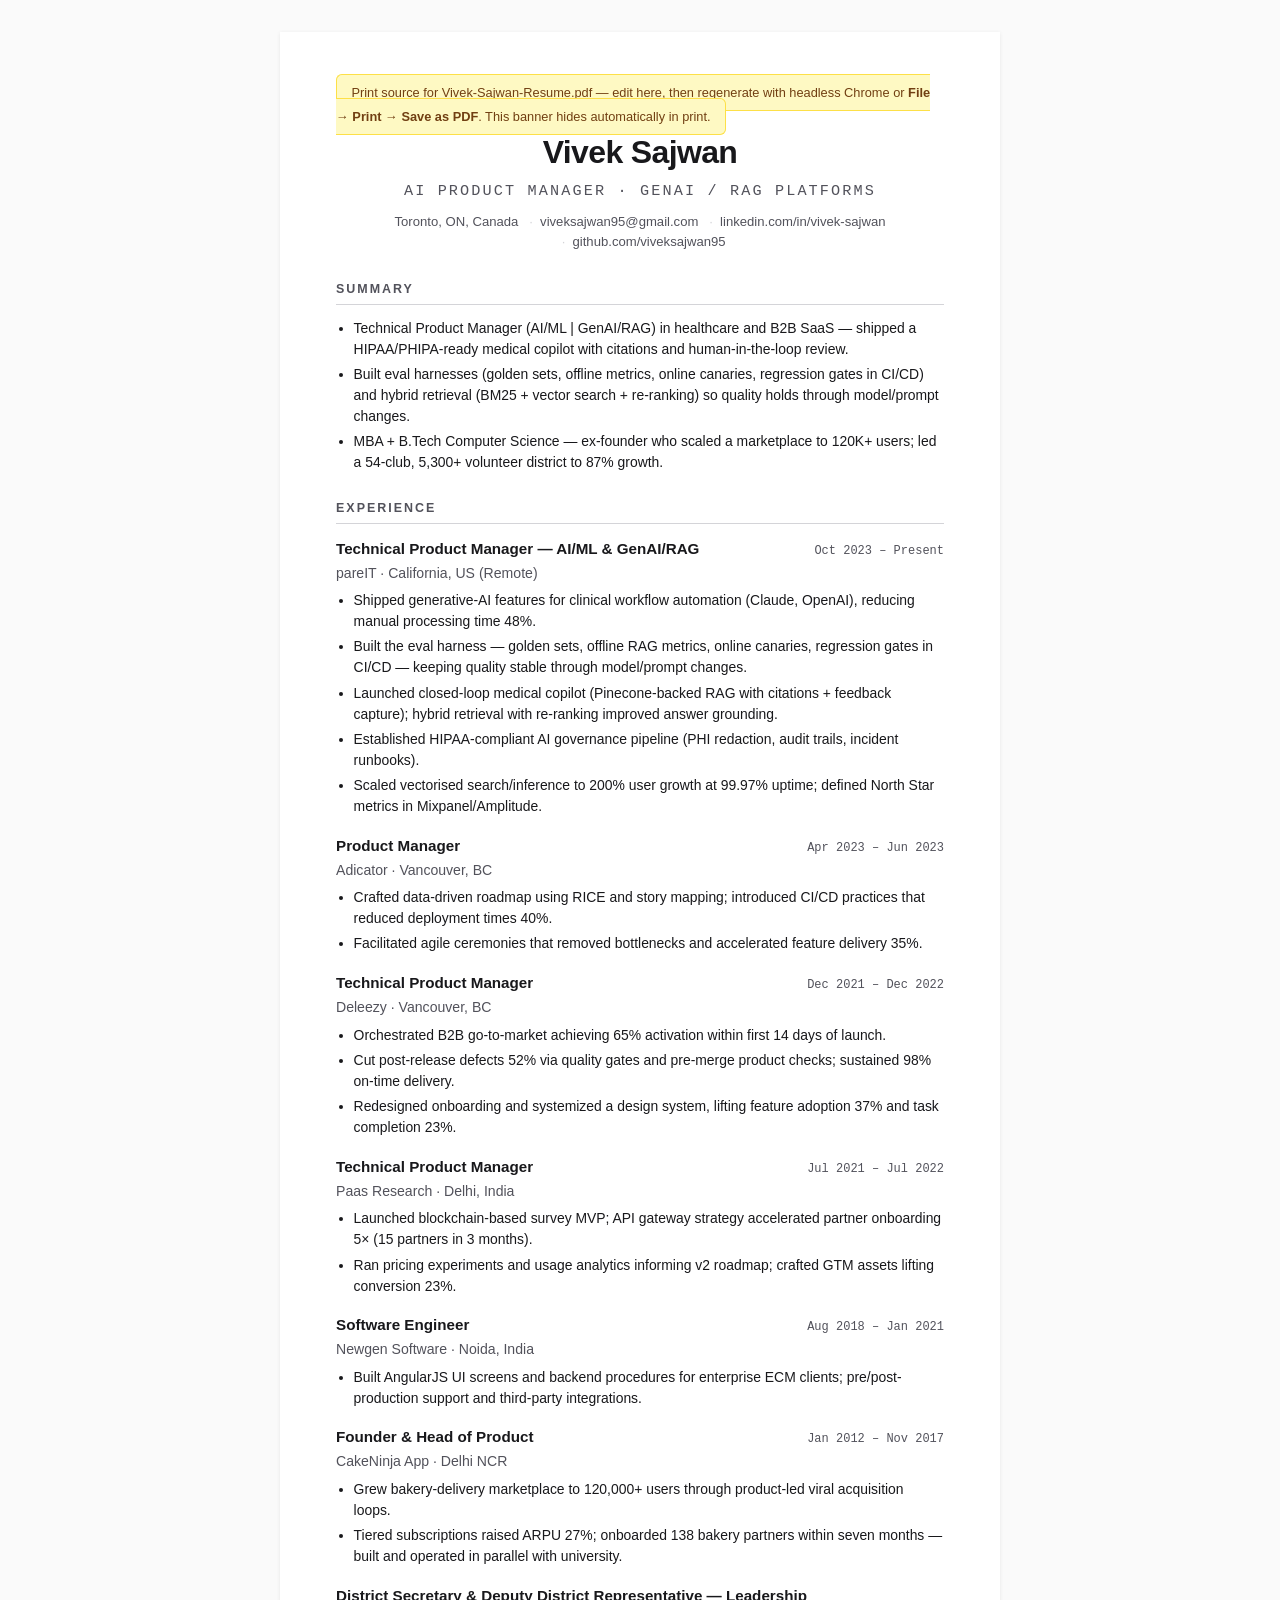
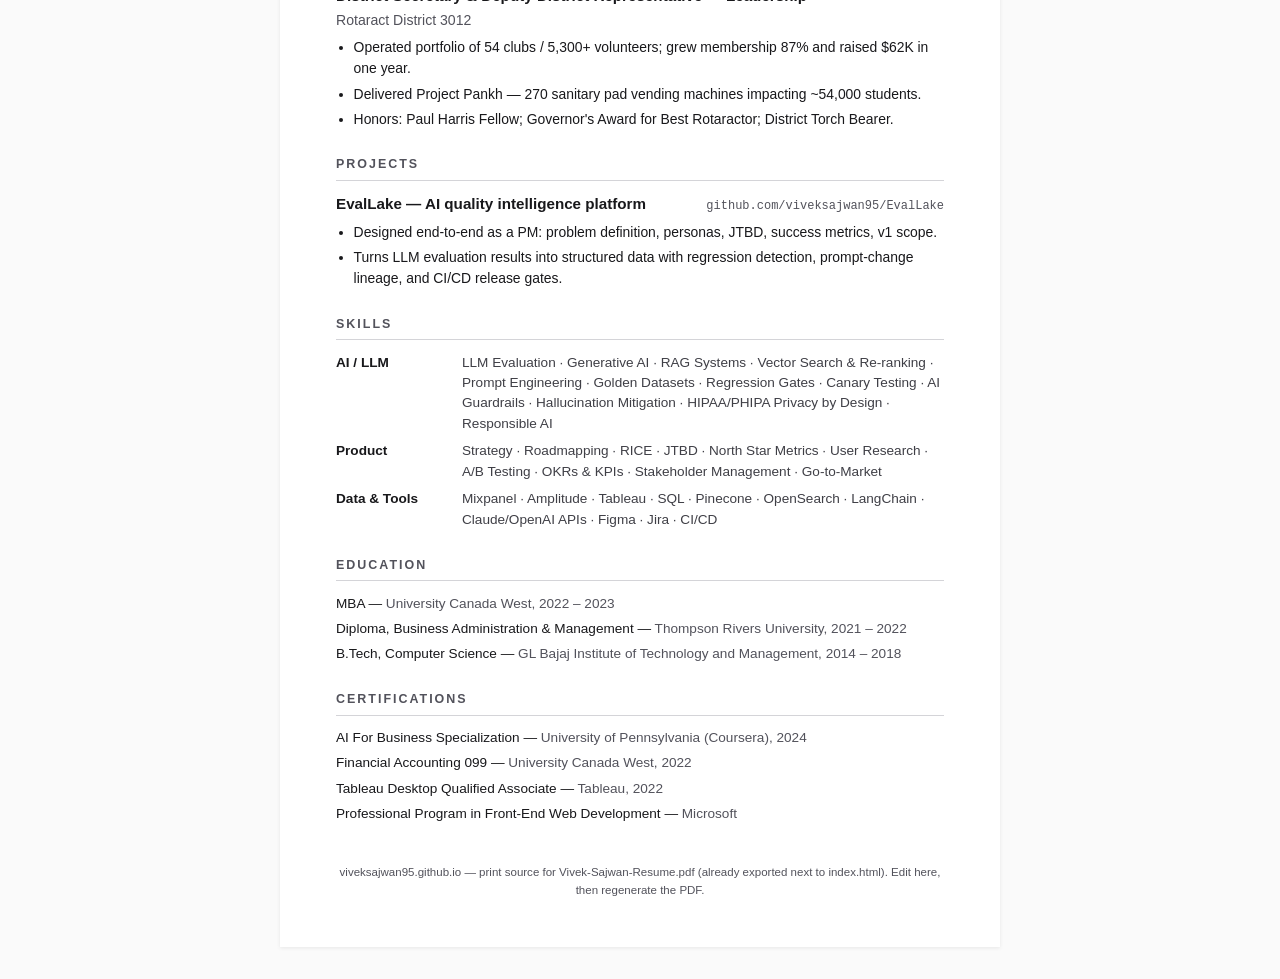
<file: resume.html>
<!DOCTYPE html>
<html lang="en">
<head>
  <meta charset="UTF-8" />
  <meta name="viewport" content="width=device-width, initial-scale=1.0" />
  <title>Vivek Sajwan — Résumé</title>
  <style>
    :root {
      --ink: #18181b;
      --muted: #52525b;
      --line: #d4d4d8;
    }
    * { margin: 0; padding: 0; box-sizing: border-box; }
    body {
      font-family: -apple-system, "Segoe UI", Helvetica, Arial, sans-serif;
      color: var(--ink);
      background: #fafafa;
      line-height: 1.5;
    }
    .sheet {
      max-width: 720px;
      margin: 2rem auto;
      background: #fff;
      padding: 3rem 3.5rem;
      box-shadow: 0 1px 4px rgba(0,0,0,.08);
    }
    .todo-banner {
      background: #fef9c3;
      border: 1px solid #fde047;
      color: #713f12;
      font-size: .8rem;
      padding: .6rem .9rem;
      border-radius: 6px;
      margin-bottom: 1.5rem;
    }
    header { text-align: center; margin-bottom: 1.75rem; }
    h1 { font-size: 2rem; letter-spacing: -.02em; }
    .headline {
      font-size: .95rem;
      color: var(--muted);
      margin-top: .25rem;
      text-transform: uppercase;
      letter-spacing: .14em;
      font-family: ui-monospace, "SF Mono", Menlo, monospace;
    }
    .contact-line { font-size: .82rem; color: var(--muted); margin-top: .6rem; }
    .contact-line span { white-space: nowrap; }
    .contact-line span + span::before { content: "·"; margin: 0 .55em; color: var(--line); }
    section { margin-top: 1.6rem; }
    h2 {
      font-size: .78rem;
      text-transform: uppercase;
      letter-spacing: .16em;
      color: var(--muted);
      border-bottom: 1px solid var(--line);
      padding-bottom: .35rem;
      margin-bottom: .8rem;
    }
    .role { margin-bottom: 1.05rem; }
    .role-head { display: flex; justify-content: space-between; align-items: baseline; gap: 1rem; }
    .role-title { font-weight: 700; font-size: .95rem; }
    .role-org { font-size: .88rem; color: var(--muted); }
    .role-dates {
      font-family: ui-monospace, "SF Mono", Menlo, monospace;
      font-size: .75rem;
      color: var(--muted);
      white-space: nowrap;
    }
    ul { margin: .35rem 0 0 1.1rem; }
    li { font-size: .87rem; margin-bottom: .28rem; }
    .skills-grid { display: grid; grid-template-columns: 110px 1fr; gap: .45rem 1rem; font-size: .85rem; }
    .skills-grid dt { font-weight: 600; }
    .skills-grid dd { color: #3f3f46; }
    .cert-line { font-size: .85rem; margin-bottom: .3rem; }
    .cert-line em { color: var(--muted); font-style: normal; }
    footer.note { margin-top: 2.5rem; font-size: .72rem; color: var(--muted); text-align: center; }

    @media print {
      body { background: #fff; }
      .sheet { box-shadow: none; margin: 0; max-width: none; padding: 0; }
      .todo-banner, footer.note { display: none !important; }
      a { color: inherit; text-decoration: none; }
    }
  </style>
</head>
<body>
  <div class="sheet">
    <span class="todo-banner">
      Print source for Vivek-Sajwan-Resume.pdf — edit here, then regenerate with headless Chrome or
      <strong>File &rarr; Print &rarr; Save as PDF</strong>. This banner hides automatically in print.
    </span>

    <header>
      <h1>Vivek Sajwan</h1>
      <p class="headline">AI Product Manager · GenAI / RAG Platforms</p>
      <p class="contact-line">
        <span>Toronto, ON, Canada</span>
        <span>viveksajwan95@gmail.com</span>
        <span>linkedin.com/in/vivek-sajwan</span>
        <span>github.com/viveksajwan95</span>
      </p>
    </header>

    <section>
      <h2>Summary</h2>
      <ul>
        <li>Technical Product Manager (AI/ML | GenAI/RAG) in healthcare and B2B SaaS — shipped a HIPAA/PHIPA-ready medical copilot with citations and human-in-the-loop review.</li>
        <li>Built eval harnesses (golden sets, offline metrics, online canaries, regression gates in CI/CD) and hybrid retrieval (BM25 + vector search + re-ranking) so quality holds through model/prompt changes.</li>
        <li>MBA + B.Tech Computer Science — ex-founder who scaled a marketplace to 120K+ users; led a 54-club, 5,300+ volunteer district to 87% growth.</li>
      </ul>
    </section>

    <section>
      <h2>Experience</h2>

      <div class="role">
        <div class="role-head">
          <span><span class="role-title">Technical Product Manager — AI/ML &amp; GenAI/RAG</span><br /><span class="role-org">pareIT · California, US (Remote)</span></span>
          <span class="role-dates">Oct 2023 – Present</span>
        </div>
        <ul>
          <li>Shipped generative-AI features for clinical workflow automation (Claude, OpenAI), reducing manual processing time 48%.</li>
          <li>Built the eval harness — golden sets, offline RAG metrics, online canaries, regression gates in CI/CD — keeping quality stable through model/prompt changes.</li>
          <li>Launched closed-loop medical copilot (Pinecone-backed RAG with citations + feedback capture); hybrid retrieval with re-ranking improved answer grounding.</li>
          <li>Established HIPAA-compliant AI governance pipeline (PHI redaction, audit trails, incident runbooks).</li>
          <li>Scaled vectorised search/inference to 200% user growth at 99.97% uptime; defined North Star metrics in Mixpanel/Amplitude.</li>
        </ul>
      </div>

      <div class="role">
        <div class="role-head">
          <span><span class="role-title">Product Manager</span><br /><span class="role-org">Adicator · Vancouver, BC</span></span>
          <span class="role-dates">Apr 2023 – Jun 2023</span>
        </div>
        <ul>
          <li>Crafted data-driven roadmap using RICE and story mapping; introduced CI/CD practices that reduced deployment times 40%.</li>
          <li>Facilitated agile ceremonies that removed bottlenecks and accelerated feature delivery 35%.</li>
        </ul>
      </div>

      <div class="role">
        <div class="role-head">
          <span><span class="role-title">Technical Product Manager</span><br /><span class="role-org">Deleezy · Vancouver, BC</span></span>
          <span class="role-dates">Dec 2021 – Dec 2022</span>
        </div>
        <ul>
          <li>Orchestrated B2B go-to-market achieving 65% activation within first 14 days of launch.</li>
          <li>Cut post-release defects 52% via quality gates and pre-merge product checks; sustained 98% on-time delivery.</li>
          <li>Redesigned onboarding and systemized a design system, lifting feature adoption 37% and task completion 23%.</li>
        </ul>
      </div>

      <div class="role">
        <div class="role-head">
          <span><span class="role-title">Technical Product Manager</span><br /><span class="role-org">Paas Research · Delhi, India</span></span>
          <span class="role-dates">Jul 2021 – Jul 2022</span>
        </div>
        <ul>
          <li>Launched blockchain-based survey MVP; API gateway strategy accelerated partner onboarding 5× (15 partners in 3 months).</li>
          <li>Ran pricing experiments and usage analytics informing v2 roadmap; crafted GTM assets lifting conversion 23%.</li>
        </ul>
      </div>

      <div class="role">
        <div class="role-head">
          <span><span class="role-title">Software Engineer</span><br /><span class="role-org">Newgen Software · Noida, India</span></span>
          <span class="role-dates">Aug 2018 – Jan 2021</span>
        </div>
        <ul>
          <li>Built AngularJS UI screens and backend procedures for enterprise ECM clients; pre/post-production support and third-party integrations.</li>
        </ul>
      </div>

      <div class="role">
        <div class="role-head">
          <span><span class="role-title">Founder &amp; Head of Product</span><br /><span class="role-org">CakeNinja App · Delhi NCR</span></span>
          <span class="role-dates">Jan 2012 – Nov 2017</span>
        </div>
        <ul>
          <li>Grew bakery-delivery marketplace to 120,000+ users through product-led viral acquisition loops.</li>
          <li>Tiered subscriptions raised ARPU 27%; onboarded 138 bakery partners within seven months — built and operated in parallel with university.</li>
        </ul>
      </div>

      <div class="role">
        <div class="role-head">
          <span><span class="role-title">District Secretary &amp; Deputy District Representative — Leadership</span><br /><span class="role-org">Rotaract District 3012</span></span>
          <span class="role-dates">&nbsp;</span>
        </div>
        <ul>
          <li>Operated portfolio of 54 clubs / 5,300+ volunteers; grew membership 87% and raised $62K in one year.</li>
          <li>Delivered Project Pankh — 270 sanitary pad vending machines impacting ~54,000 students.</li>
          <li>Honors: Paul Harris Fellow; Governor's Award for Best Rotaractor; District Torch Bearer.</li>
        </ul>
      </div>
    </section>

    <section>
      <h2>Projects</h2>
      <div class="role">
        <div class="role-head">
          <span class="role-title">EvalLake — AI quality intelligence platform</span>
          <span class="role-dates">github.com/viveksajwan95/EvalLake</span>
        </div>
        <ul>
          <li>Designed end-to-end as a PM: problem definition, personas, JTBD, success metrics, v1 scope.</li>
          <li>Turns LLM evaluation results into structured data with regression detection, prompt-change lineage, and CI/CD release gates.</li>
        </ul>
      </div>
    </section>

    <section>
      <h2>Skills</h2>
      <dl class="skills-grid">
        <dt>AI / LLM</dt><dd>LLM Evaluation · Generative AI · RAG Systems · Vector Search &amp; Re-ranking · Prompt Engineering · Golden Datasets · Regression Gates · Canary Testing · AI Guardrails · Hallucination Mitigation · HIPAA/PHIPA Privacy by Design · Responsible AI</dd>
        <dt>Product</dt><dd>Strategy · Roadmapping · RICE · JTBD · North Star Metrics · User Research · A/B Testing · OKRs &amp; KPIs · Stakeholder Management · Go-to-Market</dd>
        <dt>Data &amp; Tools</dt><dd>Mixpanel · Amplitude · Tableau · SQL · Pinecone · OpenSearch · LangChain · Claude/OpenAI APIs · Figma · Jira · CI/CD</dd>
      </dl>
    </section>

    <section>
      <h2>Education</h2>
      <p class="cert-line">MBA — <em>University Canada West, 2022 – 2023</em></p>
      <p class="cert-line">Diploma, Business Administration &amp; Management — <em>Thompson Rivers University, 2021 – 2022</em></p>
      <p class="cert-line">B.Tech, Computer Science — <em>GL Bajaj Institute of Technology and Management, 2014 – 2018</em></p>
    </section>

    <section>
      <h2>Certifications</h2>
      <p class="cert-line">AI For Business Specialization — <em>University of Pennsylvania (Coursera), 2024</em></p>
      <p class="cert-line">Financial Accounting 099 — <em>University Canada West, 2022</em></p>
      <p class="cert-line">Tableau Desktop Qualified Associate — <em>Tableau, 2022</em></p>
      <p class="cert-line">Professional Program in Front-End Web Development — <em>Microsoft</em></p>
    </section>

    <footer class="note">viveksajwan95.github.io — print source for Vivek-Sajwan-Resume.pdf (already exported next to index.html). Edit here, then regenerate the PDF.</footer>
  </div>
</body>
</html>
</file>
